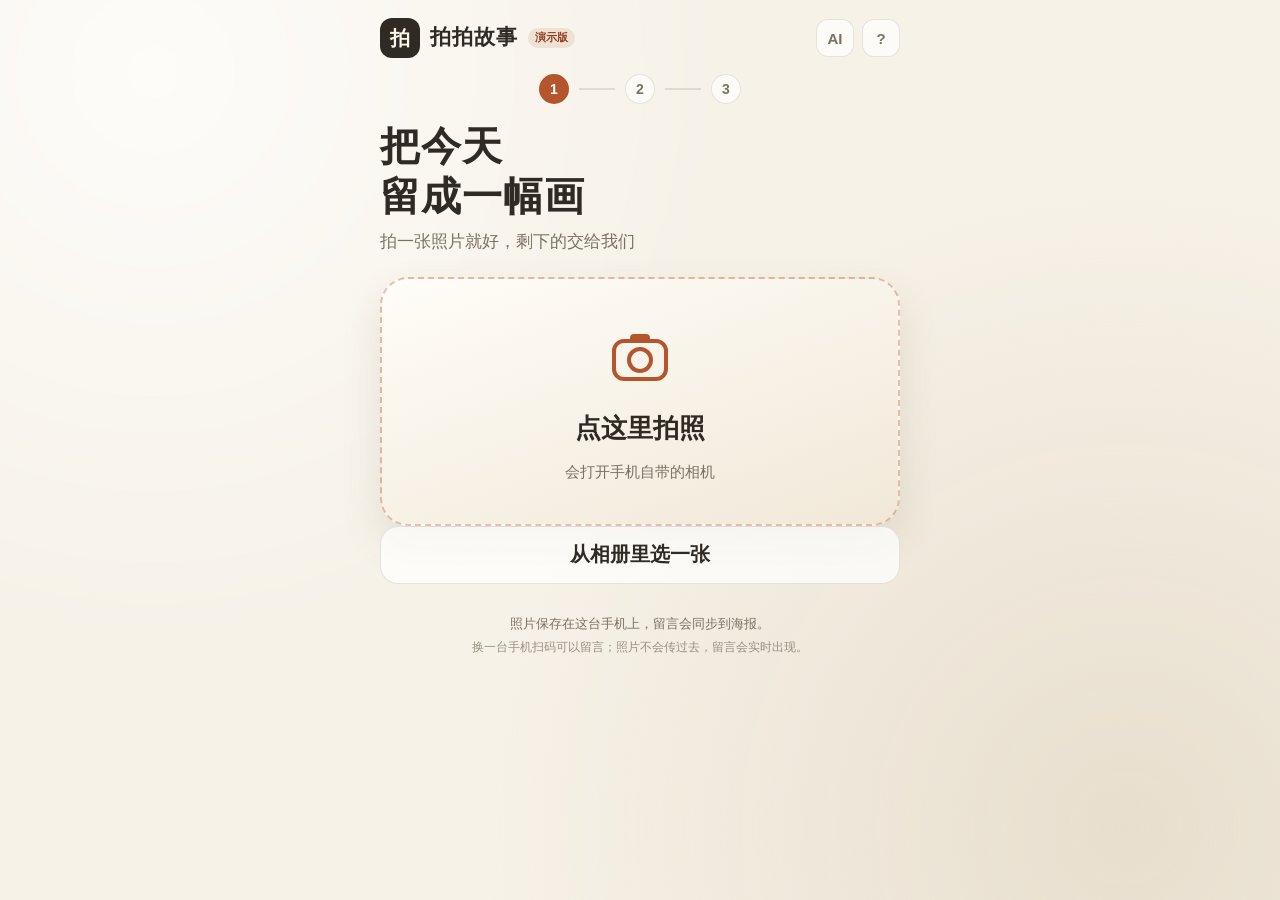
<file: index.html>
<!DOCTYPE html>
<html lang="zh-CN">
<head>
  <meta charset="utf-8">
  <meta name="viewport" content="width=device-width, initial-scale=1, viewport-fit=cover">
  <meta name="theme-color" content="#F7F2E8">
  <meta name="description" content="拍拍故事 · 随手拍一张照片，选一种风格，生成一张带家人留言的纪念海报。">
  <title>拍拍故事 · 把今天留成一幅画</title>
  <link rel="stylesheet" href="style.css?v=20261108">
</head>
<body>
  <main class="app">
    <header class="top">
      <a class="brand" href="./">
        <span class="brand-mark">拍</span>
        <span class="brand-text">拍拍故事</span>
        <span class="demo-chip">演示版</span>
      </a>
      <div class="top-actions">
        <button class="icon-btn" id="ai-btn" type="button" aria-label="AI 设置">AI</button>
        <button class="icon-btn" id="help-btn" type="button" aria-label="使用帮助">?</button>
      </div>
    </header>

    <div class="steps" aria-hidden="true">
      <span class="step-dot active" data-step="1">1</span>
      <span class="step-line"></span>
      <span class="step-dot" data-step="2">2</span>
      <span class="step-line"></span>
      <span class="step-dot" data-step="3">3</span>
    </div>

    <!-- 第一步：拍照 -->
    <section class="panel active" id="panel-1">
      <h1 class="hero-title">把今天<br>留成一幅画</h1>
      <p class="hero-sub">拍一张照片就好，剩下的交给我们</p>

      <label class="camera-card" for="camera-input">
        <span class="camera-icon" aria-hidden="true">
          <svg viewBox="0 0 64 64" width="64" height="64"><rect x="6" y="16" width="52" height="38" rx="10" fill="none" stroke="currentColor" stroke-width="4"/><circle cx="32" cy="35" r="11" fill="none" stroke="currentColor" stroke-width="4"/><rect x="22" y="9" width="20" height="9" rx="4" fill="currentColor"/></svg>
        </span>
        <span class="camera-title">点这里拍照</span>
        <span class="camera-hint">会打开手机自带的相机</span>
      </label>
      <input id="camera-input" type="file" accept="image/*" capture="environment" hidden>
      <input id="album-input" type="file" accept="image/*" hidden>

      <button class="btn btn-ghost" id="album-btn" type="button">从相册里选一张</button>
    </section>

    <!-- 第二步：说一句 -->
    <section class="panel" id="panel-2">
      <h1 class="panel-title">说一句，<br>今天发生了什么？</h1>
      <p class="panel-sub">可以点话筒说话，也可以直接跳过</p>
      <img class="shot-preview" id="shot-preview" alt="刚拍的照片">
      <textarea id="story-input" rows="4" maxlength="200" placeholder="比如：今天去公园散步，玉兰花开了，心情特别好。"></textarea>
      <div class="voice-row">
        <button class="voice-btn" id="voice-btn" type="button">
          <svg viewBox="0 0 24 24" width="28" height="28" fill="none" stroke="currentColor" stroke-width="2" stroke-linecap="round" stroke-linejoin="round" aria-hidden="true">
            <rect x="9" y="3" width="6" height="11" rx="3"></rect>
            <path d="M5 11a7 7 0 0 0 14 0M12 18v3M8 21h8"></path>
          </svg>
          <span id="voice-label">点一下，说话</span>
        </button>
        <p class="voice-tip" id="voice-tip">说完会自动变成文字，可以再改</p>
      </div>
      <div class="row">
        <button class="btn btn-ghost" id="skip-story" type="button">跳过</button>
        <button class="btn btn-primary" id="next-story" type="button">下一步</button>
      </div>
    </section>

    <!-- 第三步：选风格 -->
    <section class="panel" id="panel-3">
      <h1 class="panel-title">选一种喜欢的风格</h1>
      <p class="panel-sub">点一下就行，海报马上做好</p>
      <div class="styles" id="styles">
        <button class="style-card" type="button" data-style="文艺">
          <span class="style-swatch sw-wenyi"></span>
          <span class="style-name">文艺</span>
          <span class="style-desc">清淡 · 有诗意</span>
        </button>
        <button class="style-card" type="button" data-style="喜庆">
          <span class="style-swatch sw-xiqing"></span>
          <span class="style-name">喜庆</span>
          <span class="style-desc">热闹 · 吉利</span>
        </button>
        <button class="style-card" type="button" data-style="美丽">
          <span class="style-swatch sw-meili"></span>
          <span class="style-name">美丽</span>
          <span class="style-desc">明亮 · 温柔</span>
        </button>
        <button class="style-card" type="button" data-style="怀旧">
          <span class="style-swatch sw-huaijiu"></span>
          <span class="style-name">怀旧</span>
          <span class="style-desc">老照片 · 回忆</span>
        </button>
      </div>
      <button class="btn btn-primary btn-big" id="generate-btn" type="button">生成我的海报</button>
      <p class="ai-hint" id="ai-hint">未配置 AI 时会使用本地模板文案。</p>
    </section>

    <!-- 结果 -->
    <section class="panel" id="panel-result">
      <h1 class="panel-title center">海报做好啦</h1>
      <div class="poster-wrap">
        <img id="poster-img" alt="生成的纪念海报">
      </div>
      <div class="insight" id="insight"></div>
      <div class="actions">
        <a class="btn btn-primary" id="download" download="拍拍故事-海报.jpg">保存海报</a>
        <button class="btn btn-ghost" id="share" type="button">分享给家人</button>
      </div>
      <div class="qr-card">
        <img id="qr-img" alt="留言页二维码">
        <div class="qr-info">
          <strong>让家人扫码留言</strong>
          <p>家人的留言会自动出现在海报上</p>
          <a id="page-link" href="#" target="_blank" rel="noopener">打开留言页面</a>
        </div>
      </div>
      <p class="sync-note" id="sync-note">家人留言会自动出现在海报上</p>
      <button class="btn btn-ghost btn-big" id="again" type="button">再做一张</button>
    </section>

    <footer class="footer">
      <p>照片保存在这台手机上，留言会同步到海报。</p>
      <p class="tiny">换一台手机扫码可以留言；照片不会传过去，留言会实时出现。</p>
    </footer>
  </main>

  <!-- 生成中 -->
  <div class="loading hidden" id="loading">
    <div class="loading-card">
      <div class="pulse"><span></span><span></span><span></span></div>
      <p class="loading-text" id="loading-text">正在看看这张照片…</p>
      <p class="loading-tip">大概需要 10～30 秒，请稍等</p>
    </div>
  </div>

  <!-- AI 设置 -->
  <div class="modal hidden" id="ai-modal">
    <div class="modal-card">
      <h2>AI 设置（可选）</h2>
      <p class="modal-sub">演示版在浏览器里直接调用火山方舟。Key 只保存在本机浏览器，不会上传到别处。</p>
      <label class="field-label" for="ark-key">火山方舟 API Key</label>
      <input id="ark-key" type="password" autocomplete="off" placeholder="粘贴你的 Ark API Key">
      <label class="field-label" for="ark-model">模型 / 推理接入点 ID</label>
      <input id="ark-model" type="text" autocomplete="off" placeholder="例如 ep-2024xxxx 或 doubao-…-vision-…">
      <p class="field-tip">在火山方舟控制台「在线推理」里复制接入点 ID；没有就留空，系统会用本地模板生成海报。</p>
      <div class="row">
        <button class="btn btn-ghost" id="ai-clear" type="button">清除</button>
        <button class="btn btn-primary" id="ai-save" type="button">保存</button>
      </div>
    </div>
  </div>

  <!-- 帮助 -->
  <div class="modal hidden" id="help-modal">
    <div class="modal-card">
      <h2>三步做一张海报</h2>
      <ol class="help-list">
        <li><strong>一拍</strong>：点大按钮，用手机相机拍一张。</li>
        <li><strong>一说</strong>：点话筒说话，会自动变成文字；也可以直接写或跳过。</li>
        <li><strong>一选</strong>：选文艺、喜庆、美丽、怀旧中的一种。</li>
      </ol>
      <p class="modal-sub">海报右下角有二维码，家人扫码就能留言。</p>
      <button class="btn btn-primary" id="help-close" type="button">知道了</button>
    </div>
  </div>

  <div class="toast" id="toast" role="status" aria-live="polite"></div>

  <script src="qrcode.js"></script>
  <script src="poster.js?v=20261108"></script>
  <script src="sync.js?v=20261108"></script>
  <script src="app.js?v=20261108"></script>
</body>
</html>
</file>
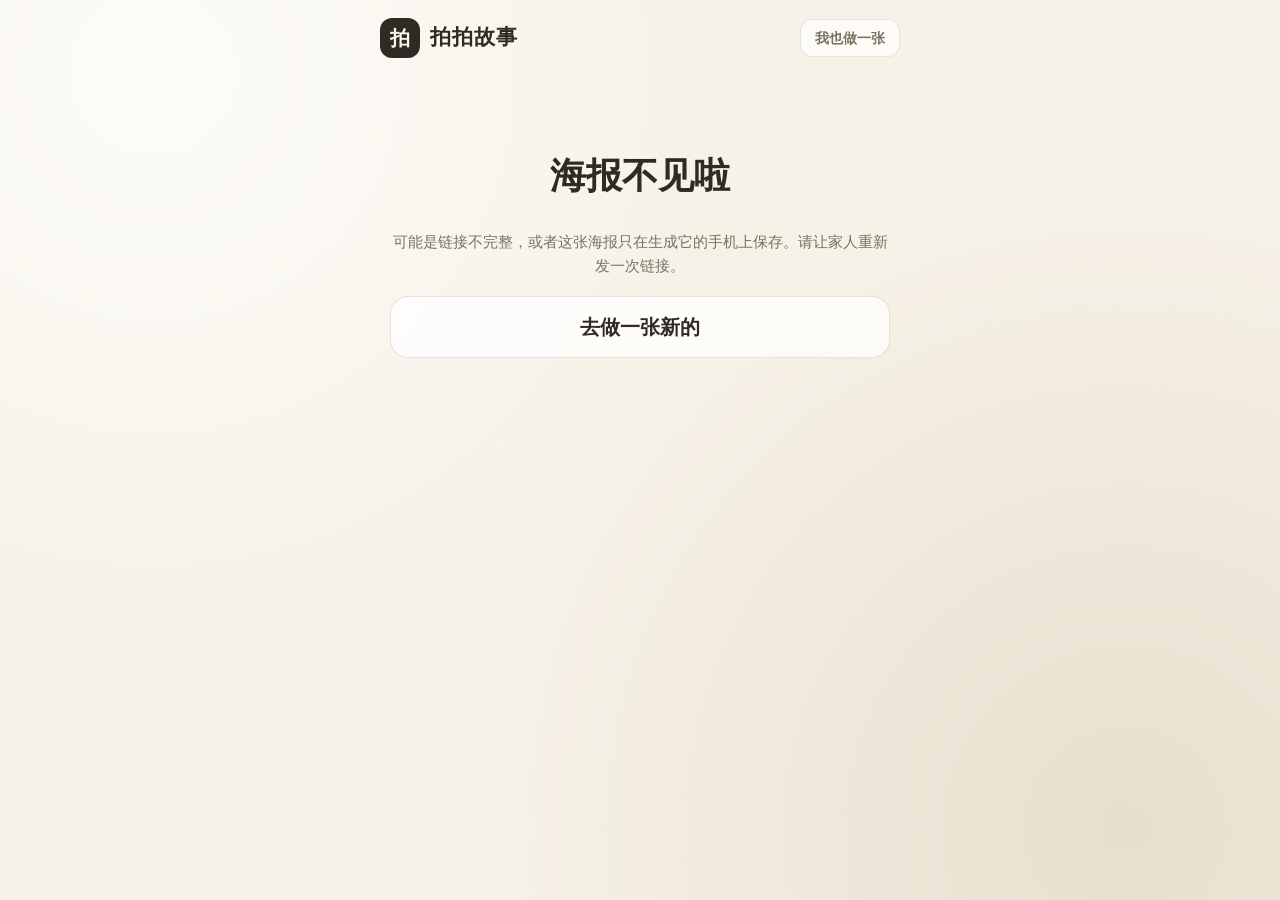
<file: view.html>
<!DOCTYPE html>
<html lang="zh-CN">
<head>
  <meta charset="utf-8">
  <meta name="viewport" content="width=device-width, initial-scale=1, viewport-fit=cover">
  <meta name="theme-color" content="#F7F2E8">
  <meta name="description" content="家人做了一张纪念海报，扫码给TA留句话吧。">
  <title>家人的留言 · 拍拍故事</title>
  <link rel="stylesheet" href="style.css?v=20261108">
</head>
<body class="viewer-body">
  <main class="app viewer">
    <header class="top">
      <a class="brand" href="./">
        <span class="brand-mark">拍</span>
        <span class="brand-text">拍拍故事</span>
      </a>
      <a class="icon-btn wide" href="./">我也做一张</a>
    </header>

    <div class="view-loading" id="view-loading">
      <div class="spinner"></div>
      <p>正在打开海报…</p>
    </div>

    <div id="view-content" class="hidden">
      <p class="eyebrow">家里有人把今天留下来了</p>

      <div class="poster-wrap" id="poster-wrap">
        <img id="poster-img" alt="家人的纪念海报">
      </div>

      <p class="view-meta" id="view-meta"></p>
      <a class="btn btn-primary" id="download" download="拍拍故事-海报.jpg">保存这张海报</a>

      <div class="text-card hidden" id="text-card">
        <p class="tc-date" id="tc-date"></p>
        <h1 id="tc-title"></h1>
        <p class="tc-caption" id="tc-caption"></p>
        <p class="tc-story" id="tc-story"></p>
        <p class="tc-blessing" id="tc-blessing"></p>
        <p class="tc-note">照片保存在生成它的手机上，这里显示文字版故事；留言会同步到海报。</p>
      </div>

      <section class="comments-card">
        <div class="comments-head">
          <h2>家人的留言</h2>
          <span class="comments-count" id="comments-count"></span>
        </div>
        <p class="comments-intro" id="comments-intro">写下想对TA说的话，留言会同步到老人的海报上。</p>
        <div class="comment-list" id="comment-list"></div>

        <form class="comment-form" id="comment-form">
          <label class="field-label" for="comment-name">您的称呼</label>
          <input id="comment-name" name="name" maxlength="12" autocomplete="nickname" placeholder="比如：小敏、二儿子">
          <label class="field-label" for="comment-content">想说的话</label>
          <textarea id="comment-content" name="content" maxlength="200" rows="4" placeholder="比如：奶奶笑得真好看，周末回家看您。"></textarea>
          <button class="btn btn-primary" id="comment-submit" type="submit">写下留言</button>
          <button class="btn btn-ghost hidden" id="copy-comment" type="button">复制留言发给家人</button>
          <p class="comment-tip" id="comment-tip">留言发送后，老人打开海报就能看到。</p>
        </form>
      </section>

      <footer class="footer">
        <p>这张海报只通过这个链接分享给家人。</p>
        <p class="tiny">拍拍故事 · 把今天留成一幅画</p>
      </footer>
    </div>

    <div id="view-error" class="view-error hidden">
      <h1>海报不见啦</h1>
      <p>可能是链接不完整，或者这张海报只在生成它的手机上保存。请让家人重新发一次链接。</p>
      <a class="btn btn-ghost" href="./">去做一张新的</a>
    </div>
  </main>

  <div class="toast" id="toast" role="status" aria-live="polite"></div>
  <script src="qrcode.js"></script>
  <script src="poster.js?v=20261108"></script>
  <script src="sync.js?v=20261108"></script>
  <script src="view.js?v=20261108"></script>
</body>
</html>
</file>
<file: style.css>
:root {
  --bg: #f7f2e8;
  --paper: #fffdf8;
  --ink: #2f2a23;
  --soft: #7a7162;
  --line: rgba(90, 76, 58, 0.14);
  --accent: #b4552d;
  --accent-deep: #8f3f20;
  --green: #5b7a5e;
  --shadow: 0 18px 40px rgba(91, 72, 45, 0.12);
}

* { box-sizing: border-box; -webkit-tap-highlight-color: transparent; }

html, body {
  margin: 0;
  padding: 0;
  background: var(--bg);
  color: var(--ink);
  font-family: "Noto Sans SC", "PingFang SC", "Hiragino Sans GB", "Microsoft YaHei", sans-serif;
  font-size: 18px;
  line-height: 1.6;
}

body::before {
  content: "";
  position: fixed;
  inset: 0;
  pointer-events: none;
  background:
    radial-gradient(circle at 12% 8%, rgba(255, 255, 255, 0.75), transparent 42%),
    radial-gradient(circle at 88% 92%, rgba(219, 206, 184, 0.55), transparent 46%);
  z-index: 0;
}

.hidden { display: none !important; }

.app {
  position: relative;
  z-index: 1;
  max-width: 560px;
  margin: 0 auto;
  padding: 18px 20px calc(28px + env(safe-area-inset-bottom));
}

/* 顶部 */
.top {
  display: flex;
  align-items: center;
  justify-content: space-between;
  gap: 12px;
  margin-bottom: 16px;
}

.brand {
  display: inline-flex;
  align-items: center;
  gap: 10px;
  text-decoration: none;
  color: var(--ink);
}

.brand-mark {
  width: 40px;
  height: 40px;
  display: grid;
  place-items: center;
  border-radius: 12px;
  background: var(--ink);
  color: #fff7ea;
  font-size: 20px;
  font-weight: 700;
  font-family: "Noto Serif SC", "Songti SC", serif;
}

.brand-text {
  font-size: 21px;
  font-weight: 700;
  font-family: "Noto Serif SC", "Songti SC", serif;
  letter-spacing: 1px;
}

.demo-chip {
  font-size: 11px;
  line-height: 1;
  padding: 4px 7px 5px;
  border-radius: 999px;
  background: rgba(180, 85, 45, 0.12);
  color: var(--accent-deep);
  font-weight: 700;
}

.top-actions { display: flex; gap: 8px; }

.icon-btn {
  border: 1px solid var(--line);
  background: rgba(255, 255, 255, 0.7);
  color: var(--soft);
  width: 38px;
  height: 38px;
  border-radius: 12px;
  font-size: 15px;
  font-weight: 700;
  cursor: pointer;
  display: grid;
  place-items: center;
  text-decoration: none;
}

.icon-btn.wide { width: auto; padding: 0 14px; font-size: 14px; }

/* 步骤 */
.steps {
  display: flex;
  align-items: center;
  justify-content: center;
  gap: 10px;
  margin: 6px 0 18px;
}

.step-dot {
  width: 30px;
  height: 30px;
  border-radius: 50%;
  display: grid;
  place-items: center;
  font-size: 14px;
  font-weight: 700;
  color: var(--soft);
  background: rgba(255, 255, 255, 0.65);
  border: 1px solid var(--line);
}

.step-dot.active { background: var(--accent); color: #fff; border-color: transparent; }

.step-line { width: 36px; height: 2px; background: var(--line); }

/* 面板 */
.panel { display: none; animation: fade 0.28s ease; }
.panel.active { display: block; }

@keyframes fade {
  from { opacity: 0; transform: translateY(8px); }
  to { opacity: 1; transform: none; }
}

.hero-title {
  margin: 14px 0 6px;
  font-size: 40px;
  line-height: 1.25;
  font-family: "Noto Serif SC", "Songti SC", serif;
  letter-spacing: 1px;
}

.hero-sub, .panel-sub {
  margin: 0 0 22px;
  color: var(--soft);
  font-size: 17px;
}

.panel-title {
  margin: 8px 0 4px;
  font-size: 30px;
  line-height: 1.35;
  font-family: "Noto Serif SC", "Songti SC", serif;
}

.panel-title.center { text-align: center; }

/* 拍照卡片 */
.camera-card {
  display: flex;
  flex-direction: column;
  align-items: center;
  gap: 10px;
  padding: 46px 20px 40px;
  border-radius: 28px;
  background: linear-gradient(160deg, #fffdf8, #f1e8d8);
  border: 2px dashed rgba(180, 85, 45, 0.35);
  box-shadow: var(--shadow);
  cursor: pointer;
  text-align: center;
  transition: transform 0.15s ease;
}

.camera-card:active { transform: scale(0.985); }

.camera-icon { color: var(--accent); }

.camera-title { font-size: 26px; font-weight: 700; }

.camera-hint { color: var(--soft); font-size: 15px; }

.shot-preview {
  width: 100%;
  max-height: 320px;
  object-fit: cover;
  border-radius: 20px;
  box-shadow: var(--shadow);
  margin-bottom: 18px;
  background: #e7e0d3;
}

/* 按钮 */
.btn {
  display: flex;
  align-items: center;
  justify-content: center;
  width: 100%;
  min-height: 58px;
  padding: 14px 20px;
  border: none;
  border-radius: 18px;
  font-family: inherit;
  font-size: 20px;
  font-weight: 700;
  text-decoration: none;
  cursor: pointer;
  transition: transform 0.15s ease, opacity 0.15s ease;
}

.btn:active { transform: scale(0.985); opacity: 0.92; }

.btn-primary {
  background: linear-gradient(135deg, var(--accent), var(--accent-deep));
  color: #fff8ee;
  box-shadow: 0 14px 26px rgba(180, 85, 45, 0.28);
}

.btn-ghost {
  background: rgba(255, 255, 255, 0.72);
  color: var(--ink);
  border: 1px solid var(--line);
}

.btn-big { margin-top: 18px; }

.row { display: flex; gap: 12px; margin-top: 16px; }
.row .btn { flex: 1; }

/* 文字输入 */
textarea, input[type="text"], input[type="password"] {
  width: 100%;
  border: 1px solid var(--line);
  border-radius: 18px;
  background: rgba(255, 255, 255, 0.82);
  padding: 16px 16px;
  font-family: inherit;
  font-size: 18px;
  line-height: 1.6;
  color: var(--ink);
  outline: none;
  resize: vertical;
}

textarea:focus, input:focus { border-color: rgba(180, 85, 45, 0.55); }

/* 语音输入 */
.voice-row {
  display: flex;
  flex-direction: column;
  gap: 8px;
  margin-top: 12px;
}

.voice-btn {
  display: flex;
  align-items: center;
  justify-content: center;
  gap: 10px;
  width: 100%;
  padding: 14px 18px;
  border-radius: 18px;
  border: 2px dashed rgba(180, 85, 45, 0.38);
  background: rgba(255, 255, 255, 0.72);
  color: var(--accent-deep);
  font-family: inherit;
  font-size: 18px;
  font-weight: 700;
  cursor: pointer;
}

.voice-btn:disabled {
  opacity: 0.55;
  cursor: not-allowed;
}

.voice-btn.recording {
  border-style: solid;
  border-color: #b4552d;
  background: #b4552d;
  color: #fff8ee;
  animation: voicePulse 1.2s infinite;
}

.voice-btn svg { flex: none; }

.voice-tip {
  margin: 0;
  text-align: center;
  font-size: 13px;
  color: var(--soft);
}

@keyframes voicePulse {
  0%, 100% { box-shadow: 0 0 0 0 rgba(180, 85, 45, 0.3); }
  50% { box-shadow: 0 0 0 9px rgba(180, 85, 45, 0); }
}

/* 风格 */
.styles {
  display: grid;
  grid-template-columns: 1fr 1fr;
  gap: 14px;
  margin-bottom: 6px;
}

.style-card {
  display: flex;
  flex-direction: column;
  align-items: flex-start;
  gap: 2px;
  padding: 10px 10px 14px;
  border-radius: 22px;
  border: 2px solid transparent;
  background: rgba(255, 255, 255, 0.72);
  box-shadow: 0 8px 22px rgba(91, 72, 45, 0.08);
  cursor: pointer;
  font-family: inherit;
  text-align: left;
}

.style-card.selected {
  border-color: var(--accent);
  box-shadow: 0 12px 28px rgba(180, 85, 45, 0.2);
}

.style-swatch {
  width: 100%;
  height: 86px;
  border-radius: 14px;
  margin-bottom: 8px;
}

.sw-wenyi { background: linear-gradient(135deg, #f7f2e7, #e9e0cf 55%, #c7cdb9); }
.sw-xiqing { background: linear-gradient(135deg, #9b231e, #c0392b 60%, #f4c969); }
.sw-meili { background: linear-gradient(135deg, #fde7e7, #e7d3e2 50%, #dbe5f5); }
.sw-huaijiu { background: linear-gradient(135deg, #ebe0cc, #d5c6ae 60%, #b79a78); }

.style-name { font-size: 20px; font-weight: 700; padding-left: 4px; }
.style-desc { font-size: 13px; color: var(--soft); padding-left: 4px; }

.ai-hint {
  margin: 14px 2px 0;
  font-size: 13px;
  color: var(--soft);
  text-align: center;
}

/* 结果 */
.poster-wrap {
  margin: 16px 0 18px;
  border-radius: 22px;
  overflow: hidden;
  box-shadow: 0 26px 50px rgba(70, 50, 28, 0.22);
  background: #fff;
}

.poster-wrap img { display: block; width: 100%; height: auto; }

.insight {
  background: rgba(255, 255, 255, 0.78);
  border: 1px solid var(--line);
  border-radius: 18px;
  padding: 14px 16px;
  margin-bottom: 16px;
  font-size: 15px;
}

.insight-head { font-weight: 700; color: var(--accent-deep); margin-bottom: 6px; }
.insight p { margin: 4px 0; color: var(--soft); }
.insight p span { color: var(--ink); font-weight: 700; margin-right: 8px; }
.insight b {
  display: inline-block;
  margin: 2px 6px 2px 0;
  padding: 2px 9px;
  border-radius: 999px;
  background: rgba(91, 122, 94, 0.12);
  color: var(--green);
  font-weight: 600;
}

.actions { display: flex; gap: 12px; }
.actions .btn { flex: 1; }

.qr-card {
  display: flex;
  align-items: center;
  gap: 16px;
  margin: 18px 0;
  padding: 16px;
  border-radius: 22px;
  background: rgba(255, 255, 255, 0.8);
  border: 1px solid var(--line);
}

.qr-card img { width: 128px; height: 128px; border-radius: 12px; background: #fff; }

.qr-info strong { font-size: 17px; }
.qr-info p { margin: 4px 0 8px; font-size: 14px; color: var(--soft); }
.qr-info a { color: var(--accent-deep); font-size: 14px; font-weight: 700; }

.sync-note {
  margin: -4px 0 6px;
  text-align: center;
  font-size: 13px;
  color: var(--soft);
}

/* 页脚 */
.footer {
  margin-top: 30px;
  text-align: center;
  color: var(--soft);
  font-size: 13px;
}

.footer p { margin: 4px 0; }
.footer .tiny { opacity: 0.75; font-size: 12px; }

/* 加载 */
.loading {
  position: fixed;
  inset: 0;
  z-index: 50;
  display: grid;
  place-items: center;
  background: rgba(247, 242, 232, 0.9);
  backdrop-filter: blur(5px);
}

.loading-card {
  width: min(86%, 340px);
  padding: 30px 24px;
  border-radius: 26px;
  background: var(--paper);
  box-shadow: var(--shadow);
  text-align: center;
}

.pulse { display: flex; justify-content: center; gap: 9px; margin-bottom: 18px; }

.pulse span {
  width: 12px;
  height: 12px;
  border-radius: 50%;
  background: var(--accent);
  animation: pulse 1.2s infinite ease-in-out;
}

.pulse span:nth-child(2) { animation-delay: 0.18s; }
.pulse span:nth-child(3) { animation-delay: 0.36s; }

@keyframes pulse {
  0%, 100% { transform: translateY(0); opacity: 0.45; }
  50% { transform: translateY(-8px); opacity: 1; }
}

.loading-text { margin: 0 0 6px; font-size: 19px; font-weight: 700; }
.loading-tip { margin: 0; color: var(--soft); font-size: 14px; }

/* 弹窗 */
.modal {
  position: fixed;
  inset: 0;
  z-index: 60;
  display: grid;
  place-items: center;
  padding: 20px;
  background: rgba(35, 28, 20, 0.45);
  backdrop-filter: blur(3px);
}

.modal-card {
  width: min(100%, 420px);
  max-height: 86vh;
  overflow: auto;
  padding: 24px 22px;
  border-radius: 26px;
  background: var(--paper);
  box-shadow: var(--shadow);
}

.modal-card h2 {
  margin: 0 0 6px;
  font-size: 23px;
  font-family: "Noto Serif SC", "Songti SC", serif;
}

.modal-sub { margin: 0 0 16px; color: var(--soft); font-size: 14px; }

.field-label {
  display: block;
  margin: 12px 0 6px;
  font-size: 14px;
  font-weight: 700;
  color: var(--soft);
}

.field-tip { margin: 8px 0 0; font-size: 12px; color: var(--soft); }

.help-list { margin: 10px 0 14px; padding-left: 22px; }
.help-list li { margin: 8px 0; }

/* 轻提示 */
.toast {
  position: fixed;
  left: 50%;
  bottom: calc(30px + env(safe-area-inset-bottom));
  z-index: 80;
  transform: translate(-50%, 20px);
  max-width: 86%;
  padding: 12px 18px;
  border-radius: 999px;
  background: rgba(47, 42, 35, 0.92);
  color: #fff8ee;
  font-size: 15px;
  opacity: 0;
  pointer-events: none;
  transition: opacity 0.22s ease, transform 0.22s ease;
}

.toast.show { opacity: 1; transform: translate(-50%, 0); }

/* ---------------- 留言页 ---------------- */
.eyebrow {
  margin: 6px 0 14px;
  text-align: center;
  color: var(--soft);
  font-size: 14px;
  letter-spacing: 1px;
}

.view-meta {
  margin: -4px 0 14px;
  text-align: center;
  color: var(--soft);
  font-size: 14px;
}

.comments-card {
  margin-top: 22px;
  padding: 20px;
  border-radius: 24px;
  background: rgba(255, 255, 255, 0.82);
  border: 1px solid var(--line);
}

.comments-head {
  display: flex;
  align-items: baseline;
  justify-content: space-between;
}

.comments-head h2 {
  margin: 0;
  font-size: 21px;
  font-family: "Noto Serif SC", "Songti SC", serif;
}

.comments-count { color: var(--soft); font-size: 13px; }
.comments-intro { margin: 6px 0 14px; color: var(--soft); font-size: 14px; }

.comment-list { display: flex; flex-direction: column; gap: 10px; }

.comment-empty { color: var(--soft); font-size: 14px; margin: 4px 0 14px; }

.comment-item {
  padding: 12px 14px;
  border-radius: 16px;
  background: rgba(247, 242, 232, 0.85);
}

.comment-name { font-weight: 700; font-size: 14px; color: var(--accent-deep); }
.comment-text { font-size: 16px; margin-top: 2px; }

.comment-form { margin-top: 18px; }
.comment-form textarea { margin-bottom: 12px; }
.comment-tip { margin: 10px 0 0; color: var(--soft); font-size: 12px; text-align: center; }

.view-loading {
  padding: 60px 0;
  text-align: center;
  color: var(--soft);
}

.spinner {
  width: 38px;
  height: 38px;
  margin: 0 auto 14px;
  border-radius: 50%;
  border: 3px solid rgba(180, 85, 45, 0.18);
  border-top-color: var(--accent);
  animation: spin 0.9s linear infinite;
}

@keyframes spin { to { transform: rotate(360deg); } }

.view-error { padding: 50px 10px; text-align: center; }
.view-error h1 { font-family: "Noto Serif SC", "Songti SC", serif; }
.view-error p { color: var(--soft); font-size: 15px; }
.view-error .btn { margin-top: 18px; }

/* 文字版故事卡 */
.text-card {
  margin: 18px 0;
  padding: 26px 24px;
  border-radius: 26px;
  background: linear-gradient(160deg, #f7f2e7, #e9e0cf);
  color: #3c3830;
  box-shadow: var(--shadow);
}

.text-card .tc-date { margin: 0 0 10px; font-size: 14px; opacity: 0.75; }

.text-card h1 {
  margin: 0 0 12px;
  font-size: 34px;
  line-height: 1.3;
  font-family: "Noto Serif SC", "Songti SC", serif;
  color: #6c7c69;
}

.text-card .tc-caption { font-size: 17px; margin: 0 0 12px; }
.text-card .tc-story { font-size: 16px; margin: 0 0 14px; opacity: 0.9; }
.text-card .tc-blessing {
  margin: 0;
  font-size: 17px;
  font-family: "Noto Serif SC", "Songti SC", serif;
  color: #6c7c69;
}

.text-card .tc-note {
  margin: 18px 0 0;
  padding-top: 14px;
  border-top: 1px solid rgba(90, 76, 58, 0.16);
  font-size: 12px;
  opacity: 0.7;
}

.text-card[data-style="喜庆"] {
  background: linear-gradient(160deg, #9b231e, #751614);
  color: #fff8e8;
}
.text-card[data-style="喜庆"] h1, .text-card[data-style="喜庆"] .tc-blessing { color: #f4c969; }

.text-card[data-style="美丽"] {
  background: linear-gradient(160deg, #fde7e7, #dbe5f5);
  color: #4a3e42;
}
.text-card[data-style="美丽"] h1, .text-card[data-style="美丽"] .tc-blessing { color: #be6c76; }

.text-card[data-style="怀旧"] {
  background: linear-gradient(160deg, #ebe0cc, #d5c6ae);
  color: #483929;
}
.text-card[data-style="怀旧"] h1, .text-card[data-style="怀旧"] .tc-blessing { color: #8b6846; }

@media (max-width: 380px) {
  .hero-title { font-size: 34px; }
  .panel-title { font-size: 26px; }
  .btn { font-size: 18px; }
}
</file>
